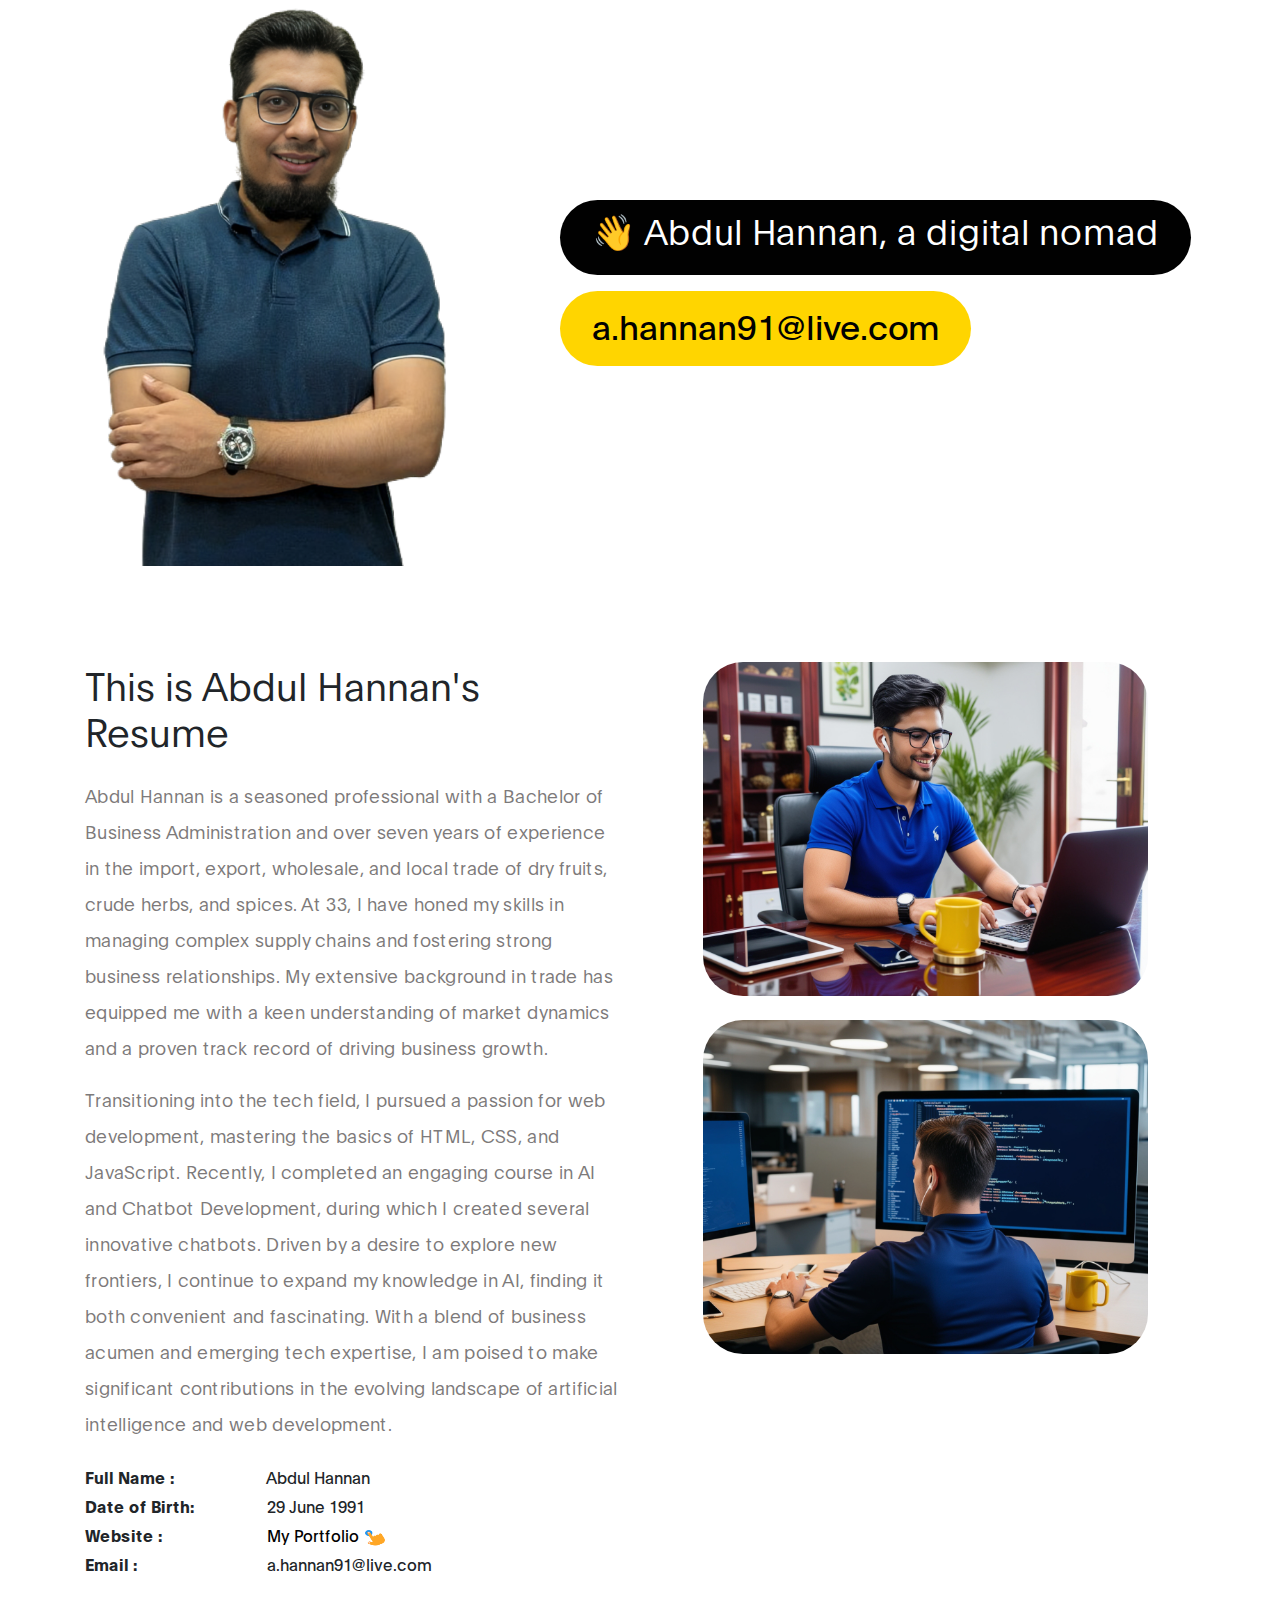
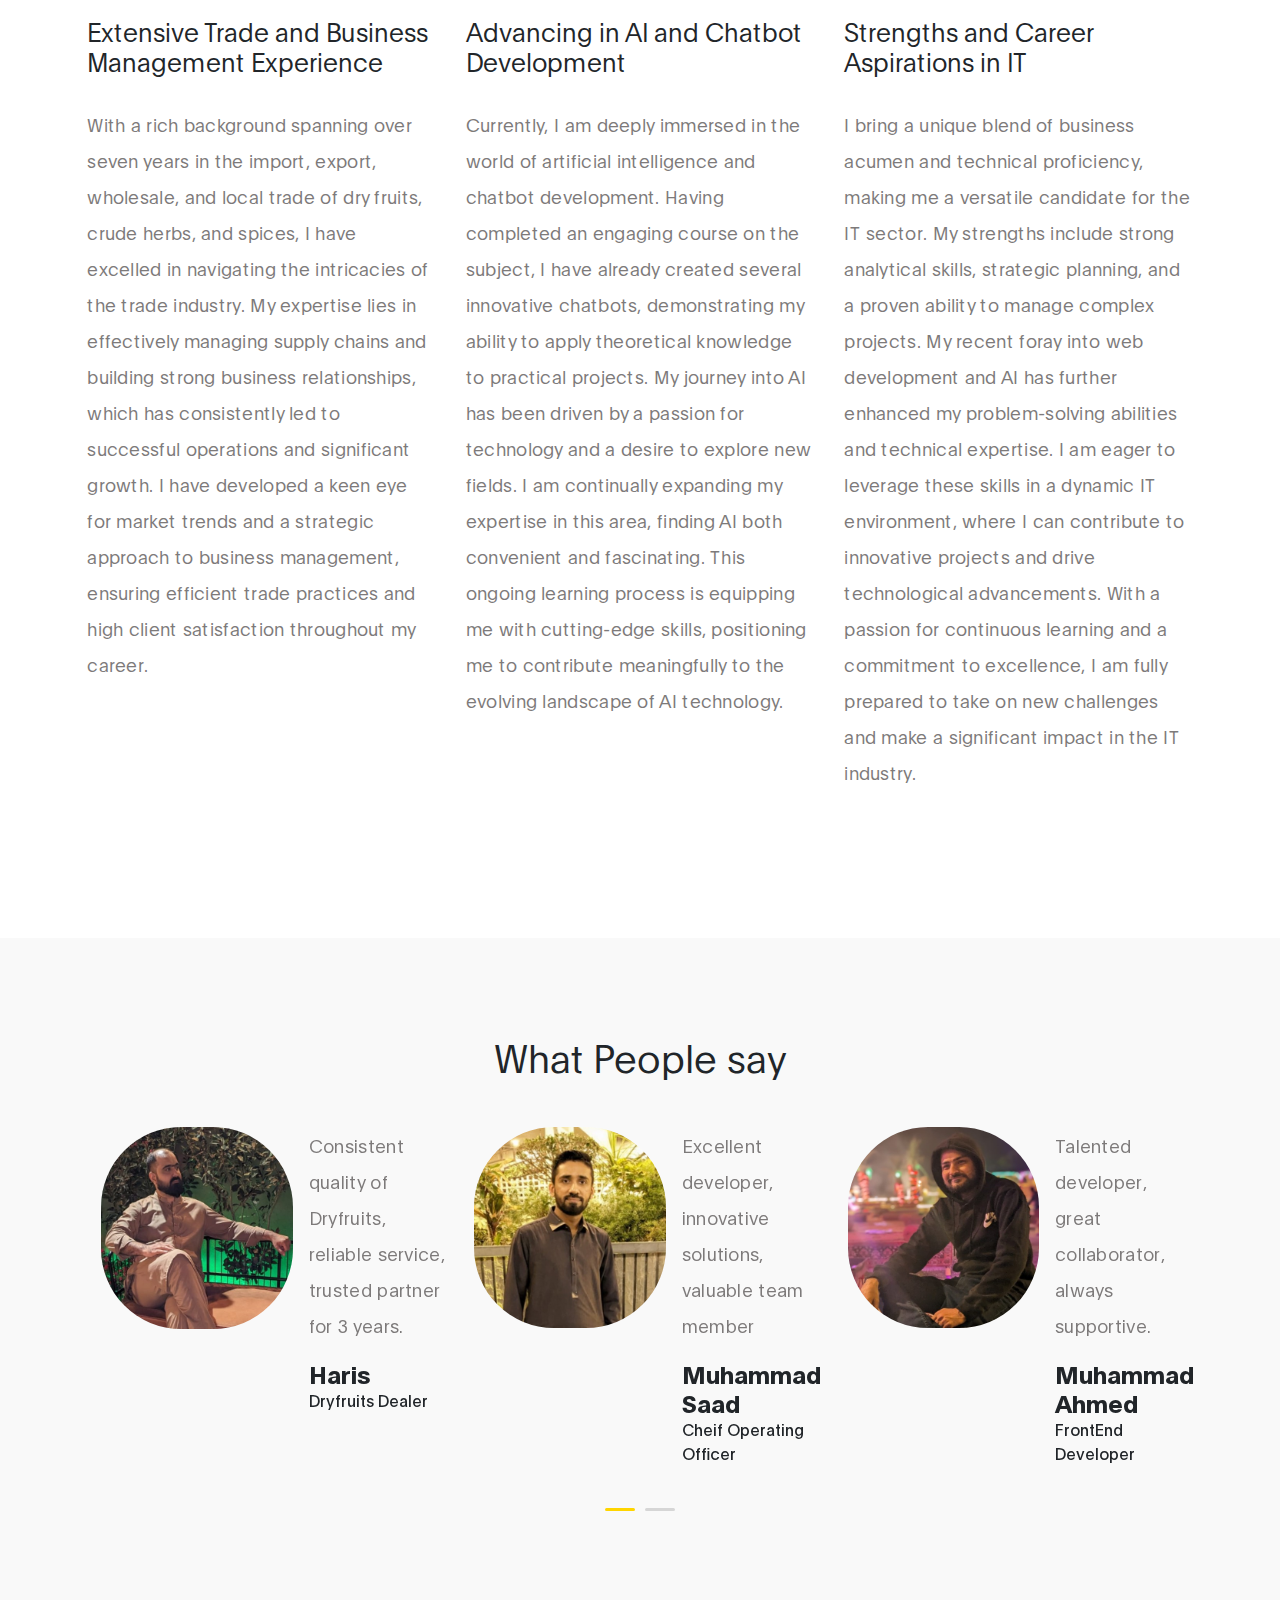
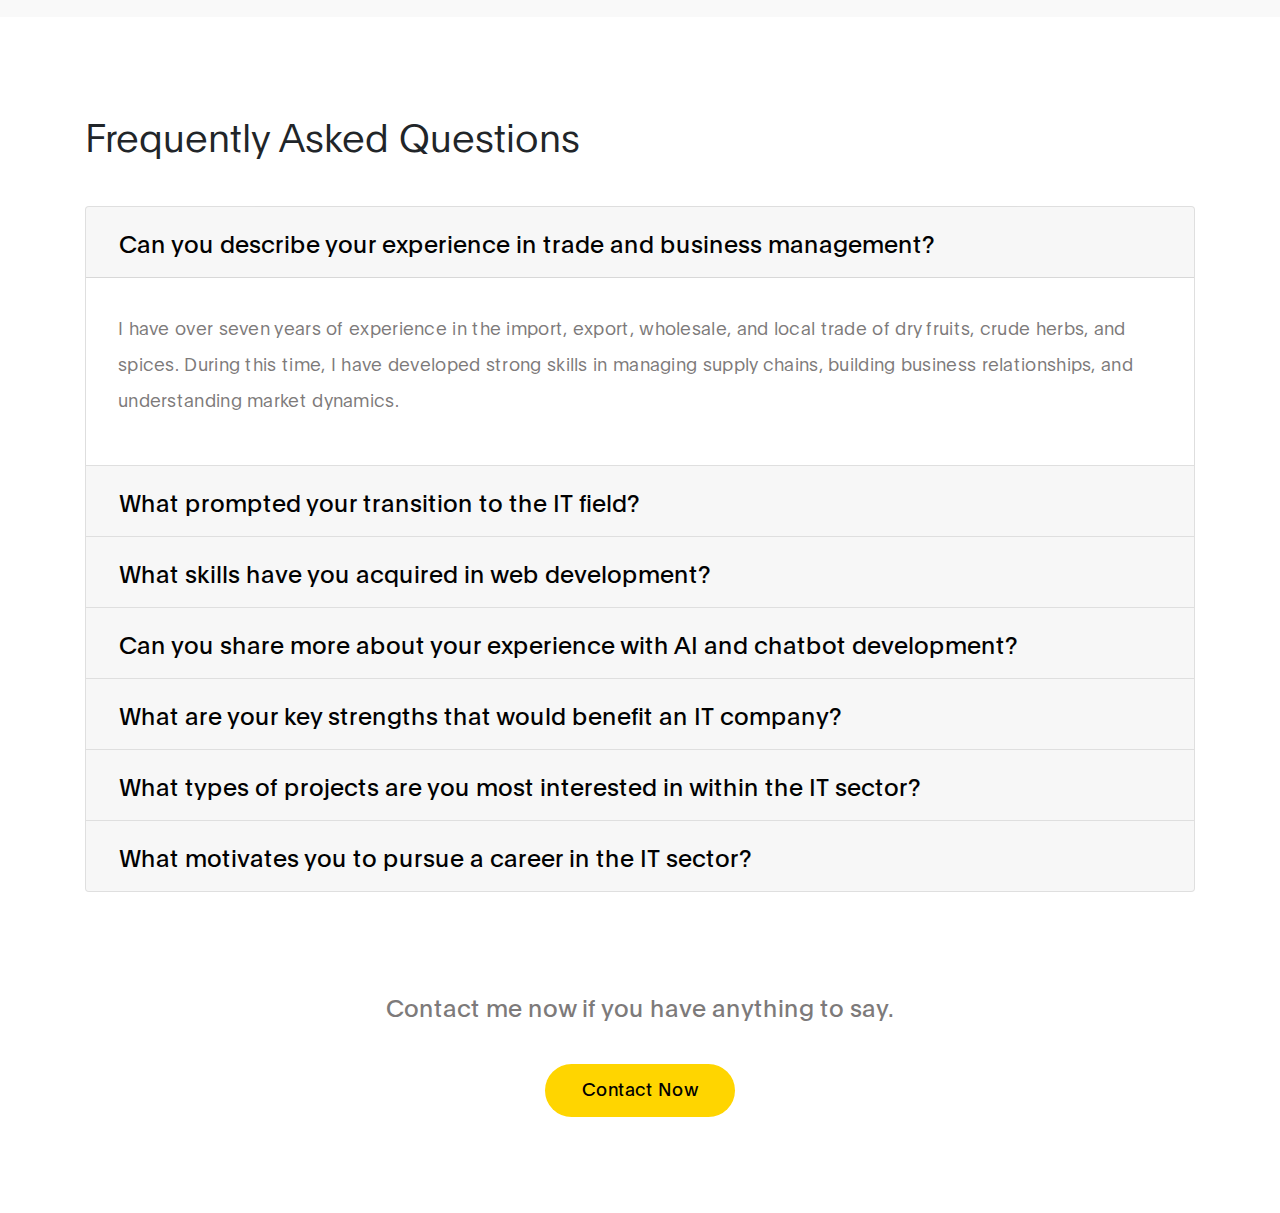
<file: index.html>
<!DOCTYPE html>
<html lang="en">
  <head>
    <title>Abdul Hannan Resume</title>

    <meta charset="UTF-8" />
    <meta http-equiv="X-UA-Compatible" content="IE=Edge" />
    <meta name="description" content="" />
    <meta name="keywords" content="" />
    <meta name="author" content="Tooplate" />
    <meta
      name="viewport"
      content="width=device-width, initial-scale=1, maximum-scale=1"
    />
    <link
      rel="shortcut icon"
      href="./images/AHN Fav Icon.png"
      type="image/x-icon"
    />

    <link rel="stylesheet" href="css/bootstrap.min.css" />
    <link rel="stylesheet" href="css/all.min.css" />
    <link rel="stylesheet" href="css/owl.carousel.min.css" />
    <link rel="stylesheet" href="css/owl.theme.default.min.css" />

    <!-- MAIN CSS -->
    <link rel="stylesheet" href="css/tooplate-ben-resume-style.css" />

    <link rel="preconnect" href="https://fonts.googleapis.com" />
    <link rel="preconnect" href="https://fonts.gstatic.com" crossorigin />
    <link
      href="https://fonts.googleapis.com/css2?family=Caveat:wght@400..700&display=swap"
      rel="stylesheet"
    />
  </head>

  <body data-spy="scroll" data-target="#navbarNav" data-offset="50">
    <!-- MENU BAR -->
    <nav class="navbar navbar-expand-lg">
      <div class="container">
        <a class="navbar-brand" href="#"> Abdul Hannan Resume </a>

        <button
          class="navbar-toggler"
          type="button"
          data-toggle="collapse"
          data-target="#navbarNav"
          aria-controls="navbarNav"
          aria-expanded="false"
          aria-label="Toggle navigation"
        >
          <span class="navbar-toggler-icon"></span>
        </button>

        <div class="collapse navbar-collapse" id="navbarNav">
          <ul class="navbar-nav mx-auto">
            <li class="nav-item">
              <a href="#intro" class="nav-link smoothScroll">Introduction</a>
            </li>

            <li class="nav-item">
              <a href="#about" class="nav-link smoothScroll">About Me</a>
            </li>

            <li class="nav-item">
              <a href="#testimonials" class="nav-link smoothScroll">Reviews</a>
            </li>

            <li class="nav-item">
              <a href="./contact.html" class="nav-link smoothScroll">Contact</a>
            </li>
          </ul>

          <div class="mt-lg-0 mt-3 mb-4 mb-lg-0">
            <a
              href="./resume/Abdul Hannan Resume.pdf"
              class="custom-btn btn resume"
              download
              >Download Resume</a
            >
          </div>
        </div>
      </div>
    </nav>

    <!-- HERO -->
    <section
      class="hero d-flex flex-column justify-content-center align-items-center"
      id="intro"
    >
      <div class="container">
        <div class="row">
          <div class="mx-auto col-lg-5 col-md-5 col-10">
            <img
              src="images/AHN Profile.png"
              class="img-fluid"
              alt="Abdul Hannan Profile Img"
            />
          </div>

          <div
            class="d-flex flex-column justify-content-center align-items-center col-lg-7 col-md-7 col-12"
          >
            <div class="hero-text">
              <h1 class="hero-title">👋 Abdul Hannan, a digital nomad</h1>

              <a href="#" class="email-link"> a.hannan91@live.com </a>
            </div>
          </div>
        </div>
      </div>
    </section>

    <section class="about section-padding" id="about">
      <div class="container">
        <div class="row">
          <div class="col-lg-6 col-md-6 col-12">
            <h3 class="mb-4">This is Abdul Hannan's Resume</h3>

            <p>
              Abdul Hannan is a seasoned professional with a Bachelor of
              Business Administration and over seven years of experience in the
              import, export, wholesale, and local trade of dry fruits, crude
              herbs, and spices. At 33, I have honed my skills in managing
              complex supply chains and fostering strong business relationships.
              My extensive background in trade has equipped me with a keen
              understanding of market dynamics and a proven track record of
              driving business growth.
            </p>

            <p>
              Transitioning into the tech field, I pursued a passion for web
              development, mastering the basics of HTML, CSS, and JavaScript.
              Recently, I completed an engaging course in AI and Chatbot
              Development, during which I created several innovative chatbots.
              Driven by a desire to explore new frontiers, I continue to expand
              my knowledge in AI, finding it both convenient and fascinating.
              With a blend of business acumen and emerging tech expertise, I am
              poised to make significant contributions in the evolving landscape
              of artificial intelligence and web development.
            </p>

            <ul class="mt-4 mb-5 mb-lg-0 profile-list list-unstyled">
              <li><strong>Full Name :</strong> Abdul Hannan</li>

              <li><strong>Date of Birth:</strong> 29 June 1991</li>

              <li>
                <strong>Website :</strong>
                <a href="https://ahannan-portfolio.vercel.app/" target="_blank"
                  >My Portfolio
                  <span
                    ><img
                      src="./images/Click here.png"
                      alt="Click here"
                      height="20"
                      width="25"
                      title="Check my Portfolio Now" /></span
                ></a>
              </li>

              <li><strong>Email :</strong> a.hannan91@live.com</li>
            </ul>
          </div>

          <div class="col-lg-5 mx-auto col-md-6 col-12">
            <img
              src="images/Tech Guy Working 1.jpg"
              class="about-image img-fluid"
              alt="Tech Guy Working Template"
            />
            <br />
            <br />
            <img
              src="images/Tech Guy Working 2.jpg"
              class="about-image img-fluid"
              alt="Tech Guy Working Template"
            />
          </div>
        </div>
        <div class="row about-third">
          <div class="col-lg-4 col-md-4 col-12">
            <h3>Extensive Trade and Business Management Experience</h3>
            <p>
              With a rich background spanning over seven years in the import,
              export, wholesale, and local trade of dry fruits, crude herbs, and
              spices, I have excelled in navigating the intricacies of the trade
              industry. My expertise lies in effectively managing supply chains
              and building strong business relationships, which has consistently
              led to successful operations and significant growth. I have
              developed a keen eye for market trends and a strategic approach to
              business management, ensuring efficient trade practices and high
              client satisfaction throughout my career.
            </p>
          </div>
          <div class="col-lg-4 col-md-4 col-12">
            <h3>Advancing in AI and Chatbot Development</h3>
            <p>
              Currently, I am deeply immersed in the world of artificial
              intelligence and chatbot development. Having completed an engaging
              course on the subject, I have already created several innovative
              chatbots, demonstrating my ability to apply theoretical knowledge
              to practical projects. My journey into AI has been driven by a
              passion for technology and a desire to explore new fields. I am
              continually expanding my expertise in this area, finding AI both
              convenient and fascinating. This ongoing learning process is
              equipping me with cutting-edge skills, positioning me to
              contribute meaningfully to the evolving landscape of AI
              technology.
            </p>
          </div>
          <div class="col-lg-4 col-md-4 col-12">
            <h3>Strengths and Career Aspirations in IT</h3>
            <p>
              I bring a unique blend of business acumen and technical
              proficiency, making me a versatile candidate for the IT sector. My
              strengths include strong analytical skills, strategic planning,
              and a proven ability to manage complex projects. My recent foray
              into web development and AI has further enhanced my
              problem-solving abilities and technical expertise. I am eager to
              leverage these skills in a dynamic IT environment, where I can
              contribute to innovative projects and drive technological
              advancements. With a passion for continuous learning and a
              commitment to excellence, I am fully prepared to take on new
              challenges and make a significant impact in the IT industry.
            </p>
          </div>
        </div>
      </div>
    </section>

    <!-- TESTIMONIAL -->
    <section class="testimonials section-padding" id="testimonials">
      <div class="container">
        <div class="row">
          <div class="col-12">
            <h3 class="mb-5 text-center">What People say</h3>

            <div class="owl-carousel owl-theme" id="testimonials-carousel">
              <div class="item">
                <div class="testimonials-thumb d-flex">
                  <div class="testimonials-image">
                    <img
                      src="images/testimonials/testimonial-image01.jpg"
                      class="img-fluid"
                      alt="testimonials image"
                    />
                  </div>

                  <div class="testimonials-info">
                    <p>
                      Consistent quality of Dryfruits, reliable service, trusted
                      partner for 3 years.
                    </p>

                    <h6 class="mb-0">Haris</h6>
                    <span>Dryfruits Dealer</span>
                  </div>
                </div>
              </div>

              <div class="item">
                <div class="testimonials-thumb d-flex">
                  <div class="testimonials-image">
                    <img
                      src="images/testimonials/testimonial-image02.jpg"
                      class="img-fluid"
                      alt="testimonials image"
                    />
                  </div>

                  <div class="testimonials-info">
                    <p>
                      Excellent developer, innovative solutions, valuable team
                      member
                    </p>

                    <h6 class="mb-0">Muhammad Saad</h6>
                    <span>Cheif Operating Officer</span>
                  </div>
                </div>
              </div>

              <div class="item">
                <div class="testimonials-thumb d-flex">
                  <div class="testimonials-image">
                    <img
                      src="images/testimonials/testimonial-image03.jpg"
                      class="img-fluid"
                      alt="testimonials image"
                    />
                  </div>

                  <div class="testimonials-info">
                    <p>
                      Talented developer, great collaborator, always supportive.
                    </p>

                    <h6 class="mb-0">Muhammad Ahmed</h6>
                    <span>FrontEnd Developer</span>
                  </div>
                </div>
              </div>

              <div class="item">
                <div class="testimonials-thumb d-flex">
                  <div class="testimonials-image">
                    <img
                      src="images/testimonials/testimonial-image04.jpg"
                      class="img-fluid"
                      alt="testimonials image"
                    />
                  </div>

                  <div class="testimonials-info">
                    <p>
                      Talented junior, quick learner, and great team player.
                    </p>

                    <h6 class="mb-0">Muhammad Owais</h6>
                    <span>ChatBot Developer</span>
                  </div>
                </div>
              </div>
            </div>
          </div>
        </div>
      </div>
    </section>

    <!-- FAQ -->
    <section class="faq section-padding">
      <div class="container">
        <div class="row">
          <div class="col-lg-12 col-12">
            <h3 class="mb-5">Frequently Asked Questions</h3>

            <div class="accordion" id="accordionExample">
              <div class="card">
                <div class="card-header" id="headingOne">
                  <h2 class="mb-0">
                    <button
                      class="btn btn-link"
                      type="button"
                      data-toggle="collapse"
                      data-target="#collapseOne"
                      aria-expanded="true"
                      aria-controls="collapseOne"
                    >
                      Can you describe your experience in trade and business
                      management?
                    </button>
                  </h2>
                </div>

                <div
                  id="collapseOne"
                  class="collapse show"
                  aria-labelledby="headingOne"
                  data-parent="#accordionExample"
                >
                  <div class="card-body">
                    <p>
                      I have over seven years of experience in the import,
                      export, wholesale, and local trade of dry fruits, crude
                      herbs, and spices. During this time, I have developed
                      strong skills in managing supply chains, building business
                      relationships, and understanding market dynamics.
                    </p>
                  </div>
                </div>
              </div>

              <div class="card">
                <div class="card-header" id="headingTwo">
                  <h2 class="mb-0">
                    <button
                      class="btn btn-link collapsed"
                      type="button"
                      data-toggle="collapse"
                      data-target="#collapseTwo"
                      aria-expanded="false"
                      aria-controls="collapseTwo"
                    >
                      What prompted your transition to the IT field?
                    </button>
                  </h2>
                </div>
                <div
                  id="collapseTwo"
                  class="collapse"
                  aria-labelledby="headingTwo"
                  data-parent="#accordionExample"
                >
                  <div class="card-body">
                    <p>
                      My curiosity and passion for technology drove me to
                      explore web development and AI. I find the field
                      fascinating and full of potential for innovation and
                      growth.
                    </p>
                  </div>
                </div>
              </div>

              <div class="card">
                <div class="card-header" id="headingThree">
                  <h2 class="mb-0">
                    <button
                      class="btn btn-link collapsed"
                      type="button"
                      data-toggle="collapse"
                      data-target="#collapseThree"
                      aria-expanded="false"
                      aria-controls="collapseThree"
                    >
                      What skills have you acquired in web development?
                    </button>
                  </h2>
                </div>
                <div
                  id="collapseThree"
                  class="collapse"
                  aria-labelledby="headingThree"
                  data-parent="#accordionExample"
                >
                  <div class="card-body">
                    <p>
                      I have mastered the basics of HTML, CSS, and JavaScript,
                      which has enabled me to create and design functional web
                      pages and applications.
                    </p>
                  </div>
                </div>
              </div>

              <div class="card">
                <div class="card-header" id="headingFour">
                  <h2 class="mb-0">
                    <button
                      class="btn btn-link collapsed"
                      type="button"
                      data-toggle="collapse"
                      data-target="#collapseFour"
                      aria-expanded="false"
                      aria-controls="collapseFour"
                    >
                      Can you share more about your experience with AI and
                      chatbot development?
                    </button>
                  </h2>
                </div>
                <div
                  id="collapseFour"
                  class="collapse"
                  aria-labelledby="headingFour"
                  data-parent="#accordionExample"
                >
                  <div class="card-body">
                    <p>
                      I recently completed a comprehensive course in AI and
                      Chatbot Development, where I created several innovative
                      chatbots. This experience has deepened my understanding of
                      AI and its practical applications.
                    </p>
                  </div>
                </div>
              </div>

              <div class="card">
                <div class="card-header" id="headingFive">
                  <h2 class="mb-0">
                    <button
                      class="btn btn-link collapsed"
                      type="button"
                      data-toggle="collapse"
                      data-target="#collapseFive"
                      aria-expanded="false"
                      aria-controls="collapseFive"
                    >
                      What are your key strengths that would benefit an IT
                      company?
                    </button>
                  </h2>
                </div>
                <div
                  id="collapseFive"
                  class="collapse"
                  aria-labelledby="headingFive"
                  data-parent="#accordionExample"
                >
                  <div class="card-body">
                    <p>
                      My key strengths include strong analytical skills,
                      strategic planning, problem-solving abilities, and a blend
                      of business and technical expertise. These skills allow me
                      to manage complex projects effectively and drive
                      innovation.
                    </p>
                  </div>
                </div>
              </div>

              <div class="card">
                <div class="card-header" id="headingFive">
                  <h2 class="mb-0">
                    <button
                      class="btn btn-link collapsed"
                      type="button"
                      data-toggle="collapse"
                      data-target="#collapseFive"
                      aria-expanded="false"
                      aria-controls="collapseFive"
                    >
                      What types of projects are you most interested in within
                      the IT sector?
                    </button>
                  </h2>
                </div>
                <div
                  id="collapseFive"
                  class="collapse"
                  aria-labelledby="headingFive"
                  data-parent="#accordionExample"
                >
                  <div class="card-body">
                    <p>
                      I am particularly interested in projects that involve AI,
                      machine learning, and chatbot development. I am also keen
                      on web development projects that require creative
                      problem-solving and innovative solutions.
                    </p>
                  </div>
                </div>
              </div>

              <div class="card">
                <div class="card-header" id="headingFive">
                  <h2 class="mb-0">
                    <button
                      class="btn btn-link collapsed"
                      type="button"
                      data-toggle="collapse"
                      data-target="#collapseFive"
                      aria-expanded="false"
                      aria-controls="collapseFive"
                    >
                      What motivates you to pursue a career in the IT sector?
                    </button>
                  </h2>
                </div>
                <div
                  id="collapseFive"
                  class="collapse"
                  aria-labelledby="headingFive"
                  data-parent="#accordionExample"
                >
                  <div class="card-body">
                    <p>
                      The ever-evolving nature of technology and the potential
                      for innovation in the IT sector motivate me. I am excited
                      about the opportunity to contribute to groundbreaking
                      projects and to continuously learn and grow in this
                      dynamic field.
                    </p>
                  </div>
                </div>
              </div>
            </div>
          </div>
          <!-- col -->
        </div>
        <!-- row -->
      </div>
      <!-- container -->
    </section>

    <section class="contact section-padding pt-0" id="contact">
      <div class="container">
        <span class="faq-info-text"
          >Contact me now if you have anything to say.</span
        >
        <button class="form-control" id="submit-button">
          <a href="./contact.html" target="_blank">Contact Now</a>
        </button>
      </div>
    </section>
    <!-- SCRIPTS -->
    <script src="js/jquery.min.js"></script>
    <script src="js/bootstrap.min.js"></script>
    <script src="js/smoothscroll.js"></script>
    <script src="js/owl.carousel.min.js"></script>
    <script src="js/custom.js"></script>
  </body>
</html>
</file>
<file: css/tooplate-ben-resume-style.css>
/*

Tooplate 2120 Ben Resume

https://www.tooplate.com/view/2120-ben-resume

*/

@font-face {
  font-family: "Plain";
  src: url("../localfonts/Plain-Regular.woff2") format("woff2"),
    url("../localfonts/Plain-Regular.woff") format("woff");
  font-weight: normal;
  font-style: normal;
}

@font-face {
  font-family: "Plain";
  src: url("../localfonts/Plain-Light.woff2") format("woff2"),
    url("../localfonts/Plain-Light.woff") format("woff");
  font-weight: 300;
  font-style: normal;
}

@font-face {
  font-family: "Plain";
  src: url("../localfonts/Plain-Bold.woff2") format("woff2"),
    url("../localfonts/Plain-Bold.woff") format("woff");
  font-weight: bold;
  font-style: normal;
}

:root {
  --primary-color: #ffd500;
  --white-color: #ffffff;
  --dark-color: #010101;
  --menu-bg-color: #212529;

  --gray-color: #909090;
  --p-color: #7d7a7a;

  --base-font-family: "Plain", -apple-system, BlinkMacSystemFont, "Segoe UI",
    Roboto, "Helvetica Neue", Arial, "Noto Sans", sans-serif,
    "Apple Color Emoji", "Segoe UI Emoji", "Segoe UI Symbol", "Noto Color Emoji";
  --font-weight-bold: 600;
  --font-weight-normal: 400;
  --font-weight-light: 300;

  --h1-font-size: 56px;
  --h2-font-size: 48px;
  --h3-font-size: 38px;
  --h4-font-size: 34px;
  --h5-font-size: 30px;
  --h6-font-size: 24px;
  --p-font-size: 18px;
  --base-font-size: 16px;
  --button-font-size: 20px;

  --border-radius-large: 100%;
  --border-radius-medium: 80px;
  --border-radius-small: 40px;
}

body {
  font-family: var(--base-font-family);
}

/*---------------------------------------
     TYPOGRAPHY              
  -----------------------------------------*/

h1 {
  font-size: var(--h1-font-size);
}

h1,
h3 {
  font-weight: var(--font-weight-light);
}

h2 {
  font-size: var(--h2-font-size);
}

h3 {
  font-size: var(--h3-font-size);
}

h4 {
  font-size: var(--h4-font-size);
}

h5 {
  font-size: var(--h5-font-size);
}

h6 {
  font-weight: var(--font-weight-bold);
  font-size: var(--h6-font-size);
}

p {
  color: var(--p-color);
  font-size: var(--p-font-size);
  font-weight: var(--font-weight-light);
  letter-spacing: 0.3px;
  line-height: 2em;
}

.section-padding {
  padding: 6rem 0;
}

.custom-icon {
  font-size: 12px;
  position: relative;
  bottom: 3px;
  left: 5px;
  transform: rotate(-25deg);
}

/* CUSTOM BUTTON */
.custom-btn {
  background: var(--dark-color);
  border: none;
  border-radius: var(--border-radius-medium);
  color: var(--white-color);
  letter-spacing: 0.2px;
  padding: 6px 36px 10px 36px;
  font-size: var(--button-font-size);
  white-space: nowrap;
}

.custom-btn:hover,
.custom-btn:focus {
  color: var(--dark-color);
  background: var(--primary-color);
}


/*---------------------------------------
     GENERAL               
  -----------------------------------------*/

* {
  -webkit-box-sizing: border-box;
  -moz-box-sizing: border-box;
  box-sizing: border-box;
}

*::before,
*::after {
  -webkit-box-sizing: border-box;
  -moz-box-sizing: border-box;
  box-sizing: border-box;
}

a {
  color: var(--dark-color);
  text-decoration: none;
  transition: all 0.4s linear;
}

a:hover {
  color: var(--dark-color);
  text-decoration: none;
}

/*---------------------------------------
     MENU                
  -----------------------------------------*/

.navbar {
  background: transparent;
  padding: 0.3rem 1rem;
  transition: all 300ms ease-in-out;
  position: absolute;
  z-index: 99;
  top: 0;
  right: 0;
  left: 0;
  opacity: 0;
}

.navbar.scroll {
  background: var(--menu-bg-color);
  padding: 0.5rem 1rem;
  position: fixed;
  opacity: 1;
}

.navbar-brand {
  color: var(--white-color);
  font-family: "Caveat", cursive;
  font-style: normal;
  font-weight: var(--font-weight-bold);
  font-size: var(--h4-font-size);
}

.navbar .custom-btn {
  background: var(--primary-color);
  color: var(--dark-color);
}

.contact-form #submit-button:hover,
.navbar .custom-btn:hover {
  background: var(--dark-color);
  color: var(--white-color);
}

.navbar-expand-lg .navbar-nav .nav-link {
  margin: 0 1.5rem;
  padding: 0;
}

.nav-item .nav-link.active,
.nav-item .nav-link:hover {
  color: var(--gray-color);
}

.nav-item .nav-link.active,
.nav-item .nav-link:hover {
  border-bottom-color: var(--primary-color);
}

.nav-link {
  color: var(--gray-color);
  font-weight: var(--font-weight-light);
  font-size: var(--base-font-size);
  border-bottom: 1px solid transparent;
}

.navbar-toggler {
  border: 0;
  padding: 0;
  cursor: pointer;
  margin: 0 10px 0 0;
  width: 30px;
  height: 35px;
  outline: none;
}

.navbar-toggler:focus {
  outline: none;
}

.navbar-toggler[aria-expanded="true"] .navbar-toggler-icon {
  background: transparent;
}

.navbar-toggler[aria-expanded="true"] .navbar-toggler-icon::before,
.navbar-toggler[aria-expanded="true"] .navbar-toggler-icon::after {
  transition: top 300ms 50ms ease, -webkit-transform 300ms 350ms ease;
  transition: top 300ms 50ms ease, transform 300ms 350ms ease;
  transition: top 300ms 50ms ease, transform 300ms 350ms ease,
    -webkit-transform 300ms 350ms ease;
  top: 0;
}

.navbar-toggler[aria-expanded="true"] .navbar-toggler-icon::before {
  transform: rotate(45deg);
}

.navbar-toggler[aria-expanded="true"] .navbar-toggler-icon::after {
  transform: rotate(-45deg);
}

.navbar-toggler .navbar-toggler-icon {
  background: var(--white-color);
  transition: background 10ms 300ms ease;
  display: block;
  width: 30px;
  height: 2px;
  position: relative;
}

.navbar-toggler .navbar-toggler-icon::before,
.navbar-toggler .navbar-toggler-icon::after {
  transition: top 300ms 350ms ease, -webkit-transform 300ms 50ms ease;
  transition: top 300ms 350ms ease, transform 300ms 50ms ease;
  transition: top 300ms 350ms ease, transform 300ms 50ms ease,
    -webkit-transform 300ms 50ms ease;
  position: absolute;
  right: 0;
  left: 0;
  background: var(--white-color);
  width: 30px;
  height: 2px;
  content: "";
}

.navbar-toggler .navbar-toggler-icon::before {
  top: -8px;
}

.navbar-toggler .navbar-toggler-icon::after {
  top: 8px;
}

/*---------------------------------------
     HERO                
  -----------------------------------------*/

.hero-title,
.email-link {
  background: var(--dark-color);
  border-radius: var(--border-radius-medium);
  color: var(--white-color);
  display: inline-block;
  margin: 0.5rem 0;
  padding: 0.5rem 2rem 1.5rem 2rem;
  font-size: 2.2em;
}

.email-link {
  background: var(--primary-color);
  color: var(--dark-color);
  font-size: var(--h4-font-size);
  padding: 0.5rem 2rem 1rem 2rem;
}

.email-link:hover {
  background: var(--dark-color);
  color: var(--white-color);
}

/*---------------------------------------
     ABOUT                
  -----------------------------------------*/

.about-third {
  margin: 2.2em -0.8em;
}

.about-image {
  border-radius: var(--border-radius-small);
}

.profile-list li {
  margin: 0.3rem 0;
}

.profile-list strong {
  display: inline-block;
  width: 30%;
  margin-right: 1rem;
}

/*---------------------------------------
     ABOUT-2                 
  -----------------------------------------*/

.about-third h3 {
  margin-bottom: 30px;
  font-size: 25px;
}

/*---------------------------------------
     FAQ                 
  -----------------------------------------*/

.faq .card-header {
  padding: 0;
}

.faq .btn-link {
  color: var(--dark-color);
  font-size: var(--h6-font-size);
  text-align: left;
  display: block;
  width: 100%;
  padding: 1rem 2rem;
}

.faq .btn-link:focus,
.faq .btn-link:hover {
  color: var(--dark-color);
  text-decoration: none;
}

.faq .card-body {
  padding: 2rem;
}

.faq-info-text {
  font-size: var(--h6-font-size);
  color: var(--p-color);
  display: block;
  text-align: center;
  /* margin: 1.5rem 2rem 0 2rem; */
}

/*---------------------------------------
     TESTIMONIALS               
  -----------------------------------------*/

.testimonials {
  background: #f9f9f9;
}

.testimonials-image {
  margin: 0 1rem 1rem 1rem;
}

.testimonials-image img {
  border-radius: var(--border-radius-medium);
}

.testimonials-info {
  width: 100%;
}

.testimonials .owl-theme .owl-nav.disabled + .owl-dots {
  margin-top: 2rem;
}

.testimonials .owl-theme .owl-dots .owl-dot {
  outline: none;
}

.testimonials .owl-theme .owl-dots .owl-dot span {
  width: 30px;
  height: 3px;
  margin: 5px;
}

.testimonials .owl-theme .owl-dots .owl-dot.active span,
.testimonials .owl-theme .owl-dots .owl-dot:hover span {
  background: var(--primary-color);
}

/*---------------------------------------
     CONTACT               
  -----------------------------------------*/

.contact-form .form-control {
  background: transparent;
  border: none;
  border-bottom: 1px solid rgba(142, 140, 140, 0.35);
  box-shadow: none;
  border-radius: 0;
  -webkit-appearance: none;
  outline: none;
  color: var(--dark-color);
  font-weight: var(--font-weight-light);
  padding-left: 0;
  cursor: text;
}

.contact-form input {
  height: calc(2.25rem + 10px);
}

.contact-form .form-group {
  margin: 0 0 1rem;
  position: relative;
}

.contact-form .form-control,
.webform-label {
  transition: all 0.4s;
  touch-action: manipulation;
}

.webform-label {
  cursor: text;
  font-size: 12px;
  font-weight: var(--font-weight-light);
  margin-bottom: 5px;
}

.contact-form .form-control:placeholder-shown + .webform-label {
  cursor: text;
  max-width: 66.66%;
  white-space: nowrap;
  overflow: hidden;
  text-overflow: ellipsis;
  transform-origin: left bottom;
  transform: translate(0, 2.125rem) scale(1.5);
}

.contact-form ::-webkit-input-placeholder {
  opacity: 0;
  transition: inherit;
  color: var(--dark-color);
}

.contact-form ::-moz-placeholder {
  opacity: 0;
  transition: inherit;
  color: var(--dark-color);
}

.contact-form .form-control:focus::-webkit-input-placeholder {
  opacity: 1;
}

.contact-form .form-control:focus::-moz-placeholder {
  opacity: 1;
}

.contact-form .form-control:not(:placeholder-shown) + .webform-label,
.contact-form .form-control:focus + .webform-label {
  transform: translate(0, 0) scale(1);
  cursor: pointer;
  color: var(--gray-color);
}

.contact-form #submit-button {
  background: var(--primary-color);
  border: none;
  border-radius: var(--border-radius-medium);
  color: var(--dark-color);
  cursor: pointer;
  font-size: var(--p-font-size);
  line-height: 0;
  margin-top: 2.5rem;
  padding: 1.5rem 1.8rem 1.8rem 1.8rem;
  white-space: nowrap;
  max-width: 190px;
}

.container #submit-button {
  background: var(--primary-color);
  border: none;
  border-radius: var(--border-radius-medium);
  color: var(--dark-color);
  cursor: pointer;
  font-size: var(--p-font-size);
  line-height: 0;
  margin-top: 2.5rem;
  margin-left: auto;
  margin-right: auto;
  padding: 1.5rem 1.8rem 1.8rem 1.8rem;
  white-space: nowrap;
  max-width: 190px;
  transition: 0.3s ease-in-out;
}
.container #submit-button:hover {
  background: var(--menu-bg-color);
  color: var(--primary-color);
  transition: 0.3s ease-in-out;
  transform: scale(1.2);
}

#submit-button a:hover {
  color: var(--primary-color);
}

.copyright-text {
  font-size: var(--base-font-size);
}

/*---------------------------------------
     SOCIAL LINKS              
  -----------------------------------------*/

.social-links {
  margin: 40px 0;
  padding: 0;
}

.social-links li {
  display: inline-block;
  list-style: none;
}

.social-links a {
  display: inline-block;
  color: var(--p-color);
  font-size: var(--h6-font-size);
  margin: 5px 20px 5px 0;
}

.social-links a:hover {
  color: var(--dark-color);
}

/*---------------------------------------
     RESPONSIVE STYLES              
  -----------------------------------------*/

@media screen and (max-width: 1200px) {
  h1 {
    font-size: 42px;
  }

  h2 {
    font-size: 36px;
  }

  h3 {
    font-size: 32px;
  }

  h4 {
    font-size: 28px;
  }

  .email-link {
    font-size: 28px;
  }
}

@media screen and (max-width: 992px) {
  .hero-title {
    font-size: 1.8em;
    padding-bottom: 1rem;
  }

  .email-link {
    font-size: 22px;
    padding: 0.5rem 2rem 0.7rem 2rem;
  }
}

@media screen and (max-width: 991px) {
  .navbar-nav {
    margin: 1rem 0;
  }

  .navbar-expand-lg .navbar-nav .nav-link {
    display: inline-block;
    margin: 5px 0.5rem;
  }
}

@media screen and (max-width: 768px) {
  .hero-text {
    position: relative;
    top: 1.5rem;
  }
}

@media screen and (max-width: 480px) {
  .hero-title {
    font-size: 26px;
  }

  .email-link {
    font-size: 20px;
    padding: 0.3rem 2rem 0.6rem 2rem;
  }
}
</file>
